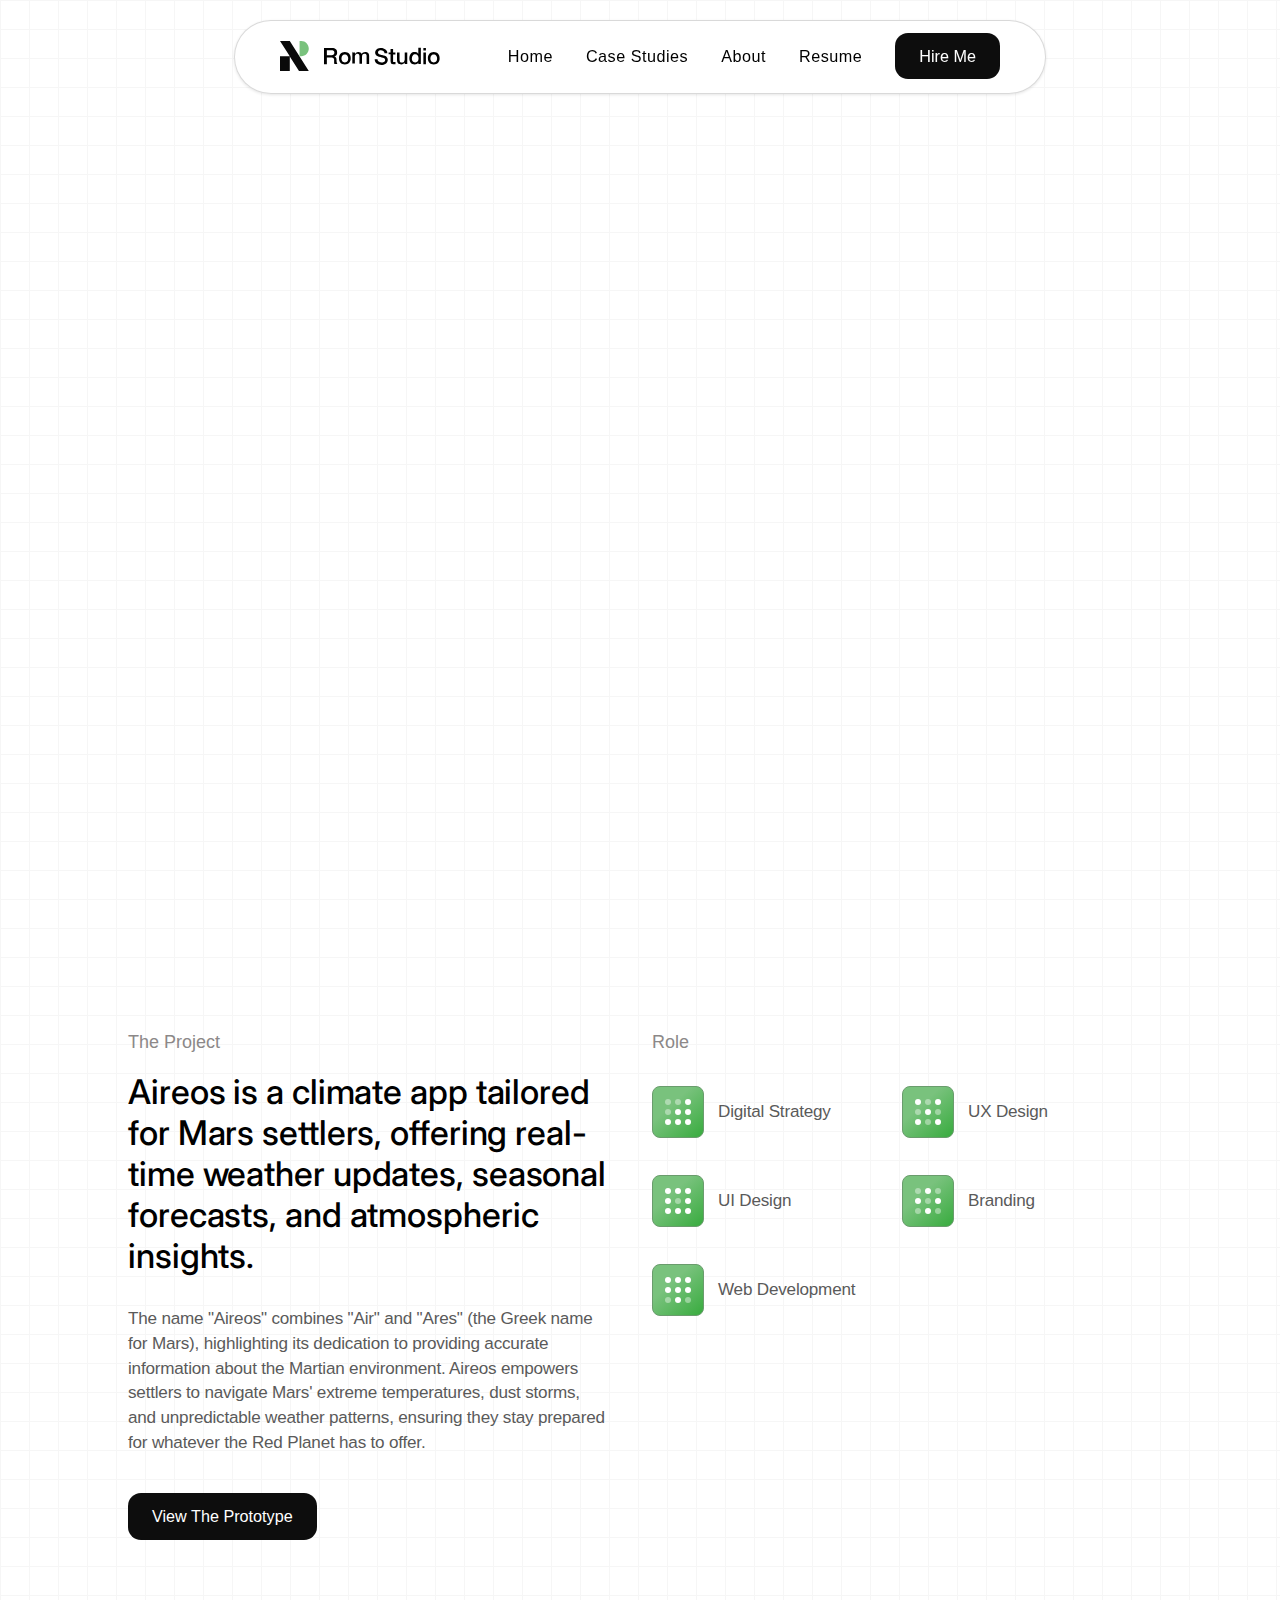
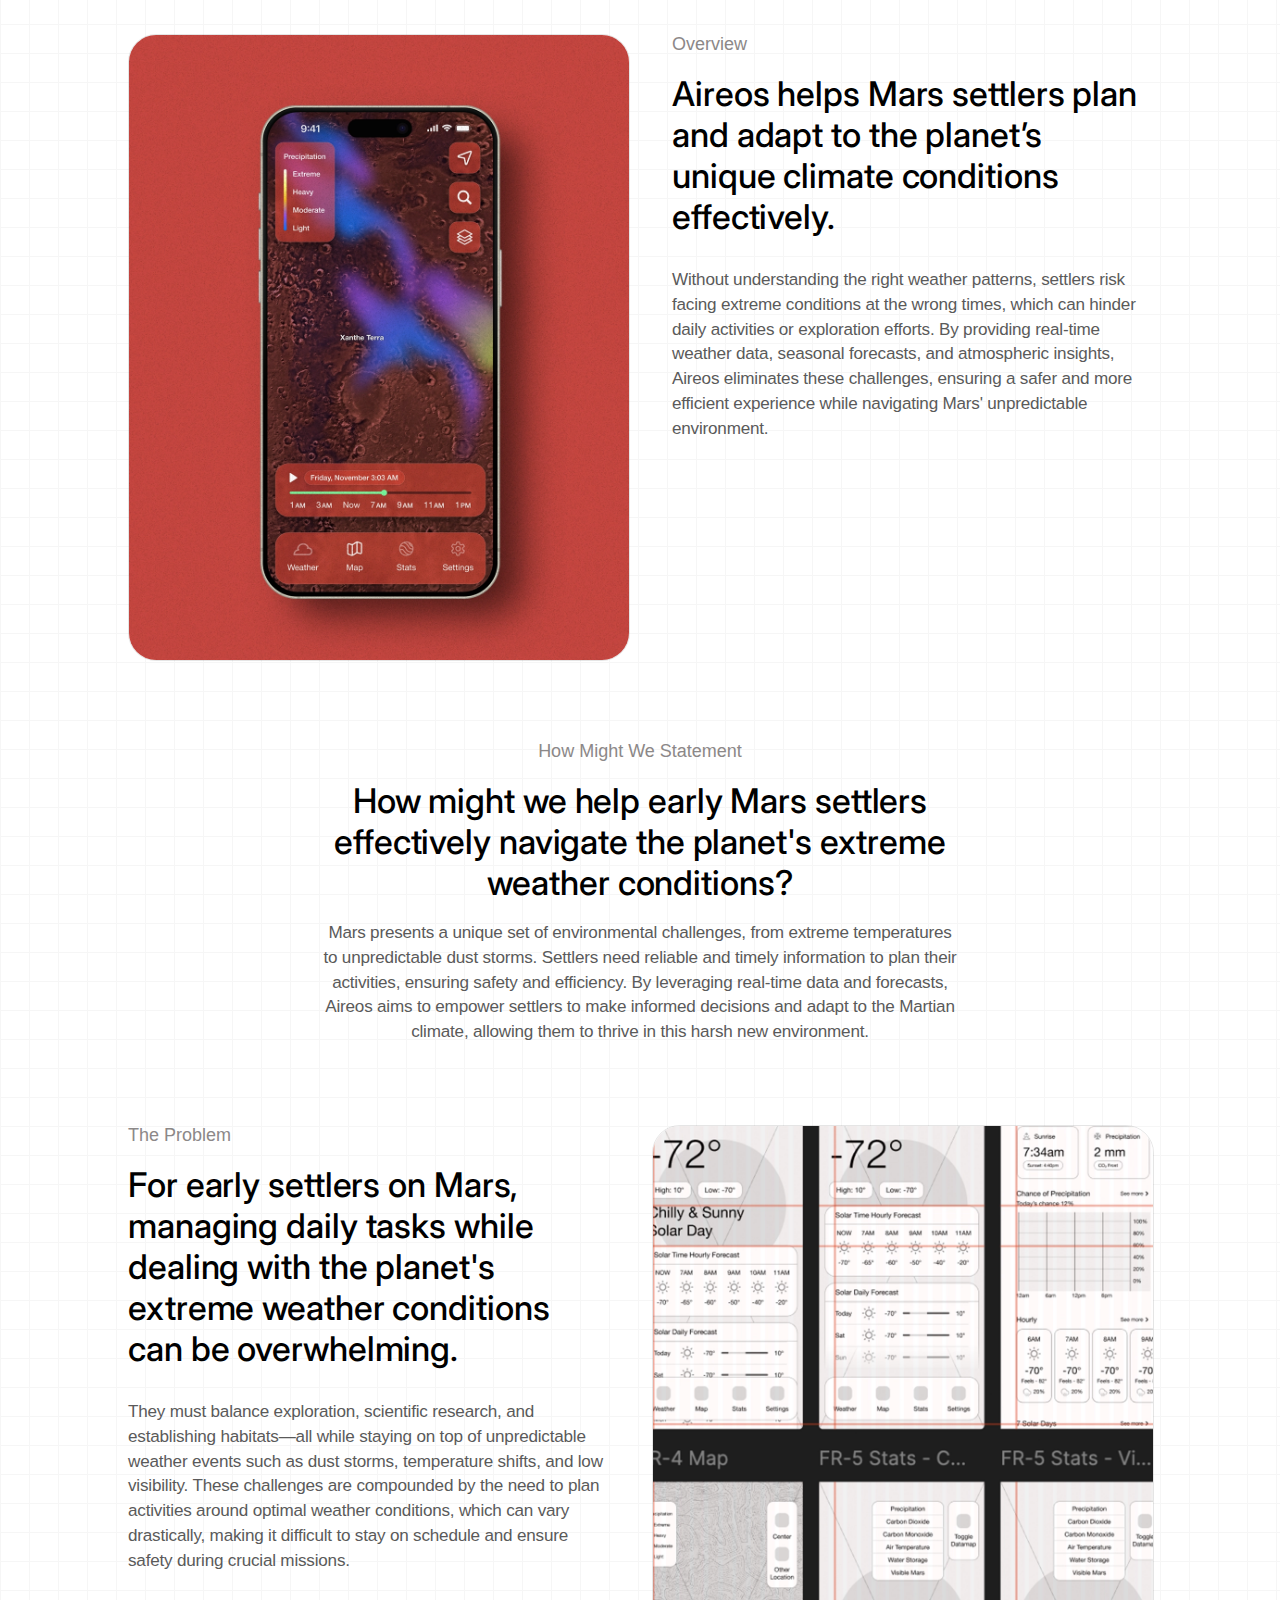
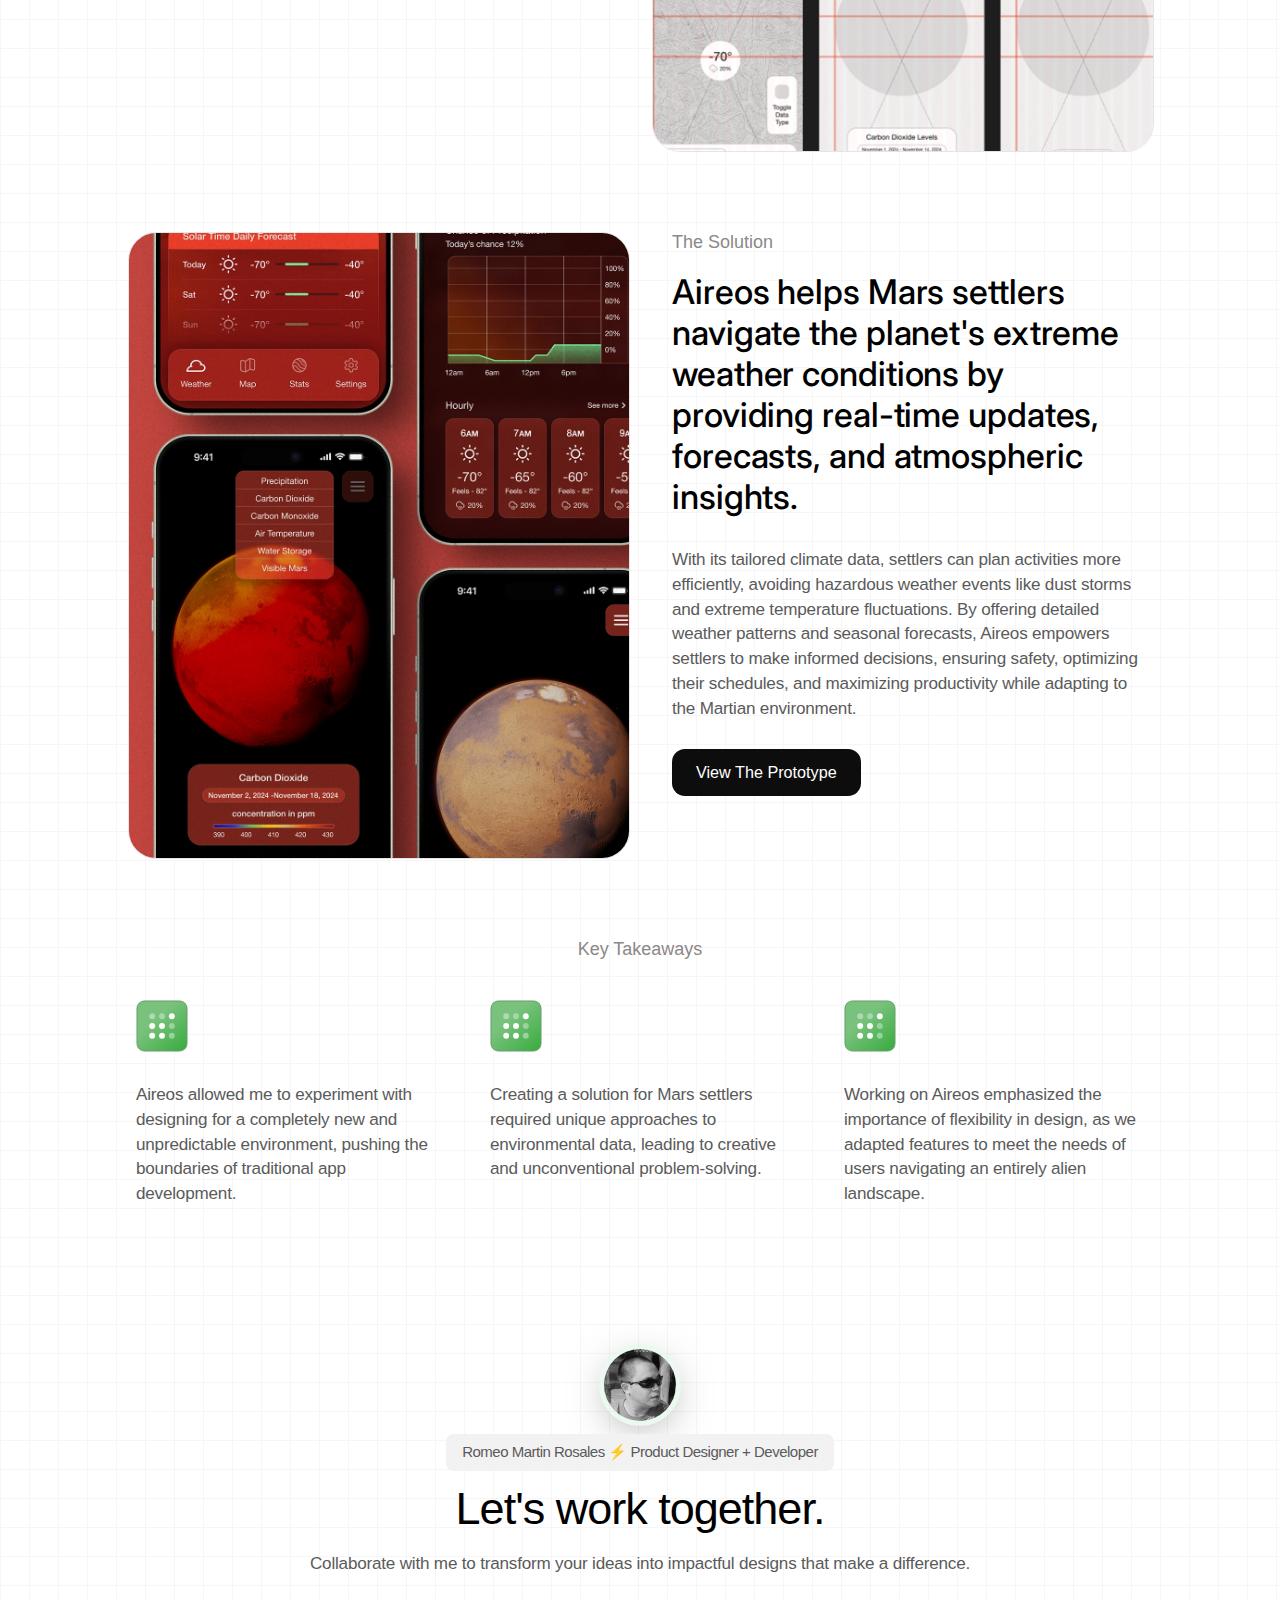
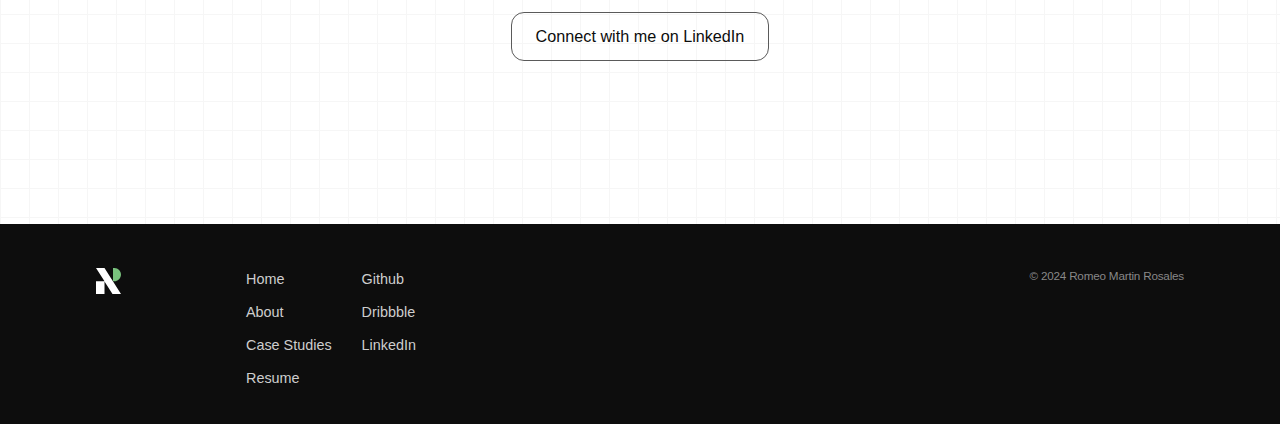
<file: cs-grid-aireos.html>
<!DOCTYPE html>
<html lang="en">

<head>
    <meta charset="UTF-8">
    <meta name="viewport" content="width=device-width, initial-scale=1.0">
    <title>Romeo Martin Rosales - Portfolio</title>

    <link rel="preconnect" href="https://fonts.googleapis.com">
    <link rel="preconnect" href="https://fonts.gstatic.com" crossorigin>
    <link
        href="https://fonts.googleapis.com/css2?family=Inter:ital,opsz,wght@0,14..32,100..900;1,14..32,100..900&display=swap"
        rel="stylesheet">

    <link rel="stylesheet" href="./css/style.css">
    <link rel="stylesheet" href="./css/content-grid.css">
</head>

<body>

    <header id="header">
        <nav class="nav-wrapper">
            <div class="nav-container">
                <img src="./images/top-logo-v2.svg" alt="Rom Studio">
                <div class="main-nav" id="mainNav">
                    <ul class="nav-menu">
                        <li><a class="nav-link" href="./index.html">Home</a></li>
                        <li><a class="nav-link" href="./index.html#section2">Case Studies</a></li>
                        <li><a class="nav-link" href="./index.html#section3">About</a></li>
                        <li><a class="nav-link"
                                href="https://docs.google.com/document/d/1KqaQEuG12TvkFZHHofGy-mMIVG_9bF7fMXY-jlOoIog/edit?usp=sharing"
                                target="_blank">Resume</a></li>
                        <li><a class="hero-nav-link" href="https://www.linkedin.com/in/takierosales"
                                target="_blank">Hire Me</a></li>
                    </ul>
                    <div class="hamburger">
                        <span class="bar"></span>
                        <span class="bar"></span>
                        <!-- <span class="bar"></span> -->
                    </div>

                </div>
            </div>
        </nav>
    </header>

    <main>
        <!-- intro -->
        <section class="banner-wrapper">
            <div class="project-title-container">
                <div class="banner-block">
                    <p class="highlight">UI / UX Design ⚡ 2 Months</p>
                    <h1><span id="typewriter"></span>
                    </h1>
                </div>
            </div>
        </section>

        <!-- hero banner -->
        <section class="project-hero-banner-wrapper">
            <div class="project-hero-banner">
                <img src="./images/cs_Aireos_hero_wide.webp" alt="">
            </div>
            <div class="tech-icon-set-wrapper-inner ">
                <div class="tech-icon">
                    <img src="./images/tech icons/figma-ico.svg" alt="">
                </div>
                <div class="tech-icon">
                    <img src="./images/tech icons/ps-ico.svg" alt="">
                </div>
                <div class="tech-icon">
                    <img src="./images/tech icons/ai-ico.svg" alt="">
                </div>
                <div class="tech-icon">
                    <img src="./images/tech icons/ae-ico.svg" alt="">
                </div>
                <!-- <div class="tech-icon">
                    <img src="./images/tech icons/github-ico.svg" alt="">
                </div>
                <div class="tech-icon">
                    <img src="./images/tech icons/html-ico.svg" alt="">
                </div>
                <div class="tech-icon">
                    <img src="./images/tech icons/css-ico.svg" alt="">
                </div>
                <div class="tech-icon">
                    <img src="./images/tech icons/js-ico.svg" alt="">
                </div>
                <div class="tech-icon">
                    <img src="./images/tech icons/react-ico.svg" alt="">
                </div>
                <div class="tech-icon">
                    <img src="./images/tech icons/angular-ico.svg" alt="">
                </div>
                <div class="tech-icon">
                    <img src="./images/tech icons/mysql-ico.svg" alt="">
                </div>
                <div class="tech-icon">
                    <img src="./images/tech icons/slack-ico.svg" alt="">
                </div> -->
                <div class="tech-icon">
                    <img src="./images/tech icons/miro-ico.svg" alt="">
                </div>
                <div class="tech-icon">
                    <img src="./images/tech icons/chatgpt-ico.svg" alt="">
                </div>
                <!-- <div class="tech-icon">
                    <img src="./images/tech icons/ms-ico.svg" alt="">
                </div> -->
            </div>
        </section>

        <section class="project-about-wrapper">
            <div class="parent">
                <div class="top-content-L">
                    <div class="block-intro">
                        <h4 class="section-title">The Project</h4>
                        <h2>Aireos is a climate app tailored for Mars settlers, offering real-time weather updates, seasonal forecasts, and atmospheric insights.</h2>
                    </div>
                </div>
                <div class="mid-content-L">
                    <div class="block-intro">
                        <p>The name "Aireos" combines "Air" and "Ares" (the Greek name for Mars), highlighting its dedication to providing accurate information about the Martian environment. Aireos empowers settlers to navigate Mars' extreme temperatures, dust storms, and unpredictable weather patterns, ensuring they stay prepared for whatever the Red Planet has to offer.
                        </p>
                    </div>
                    <div class="about-cta-set-wrapper">
                        <a class="hero-cta" href="https://www.figma.com/proto/4I3thwrjvOpbjW5gRo7c0Y/Aerios-App-Wireframes---Prototype?page-id=55%3A10674&node-id=55-15495&viewport=-710%2C-283%2C0.5&t=pYeMkgnFn2i9viod-1&scaling=scale-down&content-scaling=fixed&starting-point-node-id=55%3A15495"
                            target="_blank">View The Prototype</a>
                    </div>
                </div>
                <!-- <div class="bottom-content-L">
                </div> -->
                <div class="big-content-R">
                    <div class="block-intro">
                        <h4 class="section-title">Role</h4>
                    </div>
                    <div class="skills-wrapper">
                        <div class="skill-item">
                            <img src="./images/digital-strategy-ico.svg" alt="">
                            <p>Digital Strategy</p>
                        </div>
                        <div class="skill-item">
                            <img src="./images/ux-design-ico.svg" alt="">
                            <p>UX Design</p>
                        </div>
                        <div class="skill-item">
                            <img src="./images/ui-design-ico.svg" alt="">
                            <p>UI Design</p>
                        </div>
                        <div class="skill-item">
                            <img src="./images/branding-ico.svg" alt="">
                            <p>Branding</p>
                        </div>
                        <div class="skill-item">
                            <img src="./images/web-development-ico.svg" alt="">
                            <p>Web Development</p>
                        </div>
                    </div>
                </div>
            </div>
        </section>

        <section class="project-about-wrapper">
            <div class="parent">
                <div class="big-content-L">
                    <div class="project-photo">
                        <img src="./images/cs_Aireos_banner_1.webp" alt="">
                    </div>
                </div>
                <div class="top-content-R">
                    <div class="block-intro">
                        <h4 class="section-title">Overview</h4>
                        <h2>Aireos helps Mars settlers plan and adapt to the planet’s unique climate conditions effectively.</h2>
                    </div>
                </div>
                <div class="mid-content-R">
                    <div class="block-intro">
                        <p>Without understanding the right weather patterns, settlers risk facing extreme conditions at the wrong times, which can hinder daily activities or exploration efforts.

                            By providing real-time weather data, seasonal forecasts, and atmospheric insights, Aireos eliminates these challenges, ensuring a safer and more efficient experience while navigating Mars' unpredictable environment.</p>
                    </div>
                    <!-- <div class="about-cta-set-wrapper">
                        <a class="hero-cta" href="https://www.figma.com/proto/frMQB0OkZnzwRPAOex05VF?node-id=2493:28941"
                            target="_blank">View The Prototype</a>
                    </div> -->
                </div>
                <!-- <div class="bottom-content-R">
                    <div class="project-quote-block">
                        <h3>“I went to Bali for a sunset shot, but it was too crowded. I'll need to return at dawn for
                            the
                            perfect shot.”</h3>
                        <div class="client">
                            <div class="client-thumbnail">
                                <img src="./images/client-photo-1.webp" alt="">
                            </div>
                            <p>Jesse Trudeau <br> <span class="company">Landscape Photographer</span></p>
                        </div>
                    </div>
                </div> -->
            </div>
        </section>

        <!-- How might we block -->
        <section class="project-about-wrapper">
            <div class="project-about-block" id="solution-block">
                <div class="block-intro">
                    <h4 class="section-title">How Might We Statement</h4>
                    <h2>How might we help early Mars settlers effectively navigate the planet's extreme weather conditions?</h2>
                    <p>Mars presents a unique set of environmental challenges, from extreme temperatures to unpredictable dust storms. Settlers need reliable and timely information to plan their activities, ensuring safety and efficiency. By leveraging real-time data and forecasts, Aireos aims to empower settlers to make informed decisions and adapt to the Martian climate, allowing them to thrive in this harsh new environment. </p>
                </div>
            </div>
        </section>

        <section class="project-about-wrapper">
            <div class="parent">
                <div class="top-content-L">
                    <div class="block-intro">
                        <h4 class="section-title">The Problem</h4>
                        <h2>For early settlers on Mars, managing daily tasks while dealing with the planet's extreme weather conditions can be overwhelming.</h2>
                    </div>
                </div>
                <div class="mid-content-L">
                    <div class="block-intro">
                        <p>They must balance exploration, scientific research, and establishing habitats—all while staying on top of unpredictable weather events such as dust storms, temperature shifts, and low visibility. These challenges are compounded by the need to plan activities around optimal weather conditions, which can vary drastically, making it difficult to stay on schedule and ensure safety during crucial missions.</p>
                    </div>
                    <!-- <div class="about-cta-set-wrapper">
                        <a class="hero-cta" href="https://www.figma.com/proto/frMQB0OkZnzwRPAOex05VF?node-id=2493:28941"
                            target="_blank">View The Prototype</a>
                    </div> -->
                </div>
                <!-- <div class="bottom-content-L">
                    <div class="project-quote-block">
                        <h3>“I went to Bali for a sunset shot, but it was too crowded. I'll need to return at dawn for
                            the
                            perfect shot.”</h3>
                        <div class="client">
                            <div class="client-thumbnail">
                                <img src="./images/client-photo-1.webp" alt="">
                            </div>
                            <p>Jesse Trudeau <br> <span class="company">Landscape Photographer</span></p>
                        </div>
                    </div>
                </div> -->
                <div class="big-content-R">
                    <div class="project-photo">
                        <img src="./images/cs_Aireos_banner_2.webp" alt="">
                    </div>
                </div>
            </div>
        </section>

        <section class="project-about-wrapper">
            <div class="parent">
                <div class="big-content-L">
                    <div class="project-photo">
                        <img src="./images/cs_Aireos_banner_3.webp" alt="">
                    </div>
                </div>
                <div class="top-content-R">
                    <div class="block-intro">
                        <h4 class="section-title">The Solution</h4>
                        <h2>Aireos helps Mars settlers navigate the planet's extreme weather conditions by providing real-time updates, forecasts, and atmospheric insights.</h2>
                    </div>
                </div>
                <div class="mid-content-R">
                    <div class="block-intro">
                        <p>With its tailored climate data, settlers can plan activities more efficiently, avoiding hazardous weather events like dust storms and extreme temperature fluctuations. By offering detailed weather patterns and seasonal forecasts, Aireos empowers settlers to make informed decisions, ensuring safety, optimizing their schedules, and maximizing productivity while adapting to the Martian environment.</p>
                    </div>
                    <div class="about-cta-set-wrapper">
                        <a class="hero-cta" href="https://www.figma.com/proto/4I3thwrjvOpbjW5gRo7c0Y/Aerios-App-Wireframes---Prototype?page-id=55%3A10674&node-id=55-15495&viewport=-710%2C-283%2C0.5&t=pYeMkgnFn2i9viod-1&scaling=scale-down&content-scaling=fixed&starting-point-node-id=55%3A15495"
                            target="_blank">View The Prototype</a>
                    </div>
                </div>
                <!-- <div class="bottom-content-R">
                </div> -->
            </div>
        </section>

        <section>
            <div class="takeaways-block">
                <h4 class="section-title">Key Takeaways</h4>
                <div class="takeaways-container">
                    <div class="takeaway-item">
                        <img src="./images/takeaway-ico.svg" alt="">
                        <p>Aireos allowed me to experiment with designing for a completely new and unpredictable environment, pushing the boundaries of traditional app development.</p>
                    </div>
                    <div class="takeaway-item">
                        <img src="./images/takeaway-ico.svg" alt="">
                        <p>Creating a solution for Mars settlers required unique approaches to environmental data, leading to creative and unconventional problem-solving.</p>
                    </div>
                    <div class="takeaway-item">
                        <img src="./images/takeaway-ico.svg" alt="">
                        <p>Working on Aireos emphasized the importance of flexibility in design, as we adapted features to meet the needs of users navigating an entirely alien landscape.</p>
                    </div>
                </div>
            </div>
        </section>


        <section class="banner-wrapper" id="sectionHire">
            <div class="bottom-CTA-container">
                <div class="banner-block">
                    <div class="hero-mini-photo">
                        <img src="./images/hero-mini-photo.webp" alt="">
                    </div>
                    <p class="highlight">Romeo Martin Rosales ⚡ Product Designer + Developer</p>
                    <h1>Let's work together.
                    </h1>
                    <p>Collaborate with me to transform your ideas into impactful designs that make a difference.</p>
                    <div class="cta-set-wrapper">
                        <!-- <a class="hero-cta" href="#">Let's Work Together</a> -->
                        <a class="cta" id="linkedin-cta" href="https://www.linkedin.com/in/takierosales"
                            target="_blank">Connect with me on LinkedIn</a>
                    </div>
                </div>
            </div>
        </section>
    </main>
    <footer class="footer">
        <div class="footer-wrapper">
            <div class="footer-items-left">
                <img src="./images/footer-logo-ico.svg" alt="">
                <div class="footer-links">
                    <ul>
                        <li><a href="./index.html">Home</a></li>
                        <li><a href="./index.html#section3">About</a></li>
                        <li><a href="./index.html#section2">Case Studies</a></li>
                        <li><a href="https://docs.google.com/document/d/1KqaQEuG12TvkFZHHofGy-mMIVG_9bF7fMXY-jlOoIog/edit?usp=sharing"
                                target="_blank">Resume</a></li>
                    </ul>
                    <ul>
                        <li><a href="https://github.com/rmrosales" target="_blank">Github</a></li>
                        <li><a href="https://dribbble.com/takierosales" target="_blank">Dribbble</a></li>
                        <li><a href="https://www.linkedin.com/in/takierosales/" target="_blank">LinkedIn</a></li>
                    </ul>
                </div>
            </div>
            <div class="footer-items-right">
                <p class="copyright">© 2024 Romeo Martin Rosales</p>
            </div>
        </div>
    </footer>



    <script>
        //text typewriter effect
        var i = 0;
        var txt = 'Aireos';
        var speed = 200;

        function typeWriter() {
            if (i < txt.length) {
                document.getElementById("typewriter").innerHTML += txt.charAt(i);
                i++;
                setTimeout(typeWriter, speed);
            }
        }

        // Trigger typewriter effect on page load
        window.onload = typeWriter;</script>

    <script src="js/script-inner.js"></script>

</body>

</html>
</file>
<file: css/style.css>
.tech-icon {
    display: flex;
    height: 40px;
    width: 40px;
    background-color: rgb(255, 255, 255);
    border-radius: 7px;
    box-shadow: 0 1px 3px 0 rgba(0, 0, 0, 0.1);
}

.tech-icon-set-wrapper {
    display: flex;
    flex-direction: row;
    align-items: flex-start;
    gap: 22px;
    margin:auto;
    margin-top: 60px;
    padding: 20px;
    flex-wrap: wrap;
    align-items: center;
    justify-content: center;
    border: 1px solid rgba(0, 0, 0, .1);
    background-color: rgba(255, 255, 255, 0.5);
    border-radius: 20px;
    box-shadow: rgba(0, 0, 0, .1) 0px 10px 35px -15px;
    backdrop-filter: blur(2px);
}

.tech-icon-set-wrapper-inner {
    display: flex;
    flex-direction: row;
    align-items: flex-start;
    gap: 22px;
    margin:auto;
    margin-top: 0px;
    padding: 20px;
    flex-wrap: wrap;
    align-items: center;
    justify-content: center;
    border: 1px solid rgba(0, 0, 0, .1);
    background-color: rgba(255, 255, 255, 0.5);
    border-radius: 20px;
    box-shadow: rgba(0, 0, 0, .1) 0px 10px 35px -15px;
    backdrop-filter: blur(2px);
    flex-wrap: wrap;
}


/* active nav links per section */
.nav-link.active {
    color: var(--accent-color-1);
}

@keyframes moveBackground {
    0% {
        transform: translate(0, 0);
    }

    25% {
        transform: translate(50px, -80px);
    }

    50% {
        transform: translate(-30px, 130px);
    }

    75% {
        transform: translate(90px, -50px);
    }

    100% {
        transform: translate(120px, 20px);
    }
}

.animated-icons {
    opacity: 0;
    /* Initially hidden */
    position: absolute;
    z-index: -5;
    top: 0;
    height: 50px;
    /* control the size */
    width: 50px;
    border-radius: 25px;
    border: 1px solid rgba(0, 0, 0, .1);
    /* aspect-ratio: 0.56; */
    /* clip-path: polygon(100% 0, 23% 46%, 46% 44%, 15% 69%, 38% 67%, 0 100%, 76% 57%, 53% 58%, 88% 33%, 60% 37%); */
    background: rgba(255, 255, 255, .1);
    backdrop-filter: blur(2px);
    box-shadow: rgba(0, 0, 0, .6) 0px 10px 35px -15px;
    transition: transform 4s ease-in-out, rotate 6s linear, opacity 3s ease-in-out;
    /* Add opacity transition */
    /* animation: moveBackground 5s infinite alternate ease-in-out; */

}


:root {
    /* Color Scheme */
    --primary-color: #ffffff;
    --accent-color-1: #34af44;
    --accent-color-2: #8C8888;
    --accent-color-3: #aba1a1;
    --accent-color-4: #5a5a5a;
    --accent-color-5: #0D0D0D;
    --accent-color-6: #c4c4c4;
    --accent-color-7: #eeeeee;
    --accent-gradient-1: linear-gradient(0deg, #0D0d0d 100%, #0D0d0d 100%);
    --accent-gradient-2: linear-gradient(138deg, #69aa6d 36.39%, #32a838 93.26%);
    --navigation-color: #171717;
    --text-color-primary: #0A0A0A;
    --text-color-content: #0D0D0D;
    --text-color-grey: #8C8888;
    --card-color: #242424;
    --background-color: #FFF;
    --header-background: #2b2b2b;
    --footer-background: #e4e4e4;
    --footer-text-color: #7a7d89;
    --footer-text-hover: #8f93a2;
    /* Typography */
    --font-family: Helvetica, "Inter", Arial, sans-serif;
    --font-size-base: 18px;
    --font-size-heading: 24px;
    --font-weight-light: 300;
    --font-weight-med-light: 400;
    --font-weight-regular: 500;
    --font-weight-bold: 900;
    /* Spacing & layout */
    --spacing-unit: 18px;
    /* Transitions */
    --transition-duration: .5s;
    --scale: 1;
    --scale-hover: 1.02;
}

@font-face {
    font-family: "Gesit-Regular";
    src:
        url("/fonts/Geist-Regular.ttf") format("truetype")
}

/* ---Fade in animate--- */

@keyframes fadeInUp {
    from {
        opacity: 0;
        transform: translateY(40px);
    }

    to {
        opacity: 1;
        transform: translateY(0);
    }
}

.fade-in {
    animation: fadeInUp 1s ease forwards;
    opacity: 0;
    /* Ensure it starts hidden */
}

html {
    scroll-behavior: smooth;
    transition: 1s;
}

body {
    /* Global settings */
    background-image: url(../images/grid.svg);
    cursor: url(../images/cursor.svg), auto;
    font-family: var(--font-family);
    font-size: var(--font-size-base);
    color: var(--text-color);
    margin: 0;
    padding: 0;
}

ul {
    padding-inline-start: 0;
}

p {
    font-size: .95em;
    color: #5a5a5a;
    font-weight: var(--font-weight-med-light);
    line-height: 1.45em;
    /* 129.412% */
    letter-spacing: -.2px;
}

/* --Navigation-- */

/* make header sticky */
/* header {
    position: sticky;
    top: 0;
    background-color: rgba(255, 255, 255, 0.55);
    backdrop-filter: blur(12px);
    z-index: 999;
    box-shadow: 0 1px 2px 0 rgba(0, 0, 0, 0.1);
} */

header {
    position: sticky;
    top: 20px;
    margin: auto;
    width: 810px;
    height: 72px;
    border: 1px solid rgba(0, 0, 0, .15);
    border-radius: 100px;
    background-color: rgba(255, 255, 255, 0.55);
    backdrop-filter: blur(12px);
    z-index: 999;
    box-shadow: 0 1px 3px 0 rgba(0, 0, 0, 0.1);
    /* overflow: hidden; */
}


.nav-wrapper {
    height: 72px;
    /* background-color: #2b2b2b; */
    /* display: flex;
    width: 100%;
    height: 80px;
    padding: 24px 65px 0px 65px;
    justify-content: space-between;
    align-items: center; */
}

.nav-container {
    /* background-color: #7a7d89; */
    padding: 0;
    display: flex;
    flex-wrap: wrap;
    justify-content: space-between;
    align-items: center;
    height: 70px;
    width: 720px;
    margin: auto;
}

.nav-container ul li {
    display: inline;
}

.nav-container img {
    height: 30px;
    width: auto;
}

.nav-link {
    color: var(--text-color);
    font-size: .9em;
    margin-left: 28px;
    text-decoration: none;
    letter-spacing: .5px;
}

.nav-link:hover {
    color: var(--accent-color-4);
    transition: var(--transition-duration);
}

.hero-nav-link {
    font-size: .9em;
    color: var(--primary-color);
    margin-left: 28px;
    text-decoration: none;
    padding: 14px 24px;
    border-radius: 13px;
    background: var(--accent-color-5);
}

.hero-cta {
    font-size: .9em;
    color: var(--primary-color);
    text-decoration: none;
    padding: 14px 24px;
    border-radius: 13px;
    background: var(--accent-color-5);
    margin: auto;
}

.cta {
    font-size: .9em;
    color: var(--text-color-content);
    text-decoration: none;
    padding: 14px 24px;
    border-radius: 13px;
    border: 1px solid var(--accent-color-4);
    margin: auto;
}

.hero-nav-link:hover,
.hero-cta:hover {
    background: var(--accent-gradient-2);
    /* transition: var(--transition-duration); */
}

.cta:hover {
    background: var(--accent-color-7);
    transition: var(--transition-duration);
}

.hamburger {
    display: none;
}

.bar {
    display: block;
    width: 27px;
    height: 2px;
    margin: 10px auto;
    /* before 5px */
    -webkit-transition: all 0.3s ease-in-out;
    transition: all 0.3s ease-in-out;
    background-color: #0A0A0A;
}

/* --Banner-- */

.banner-wrapper {
    /* background-color: #adadad; */
    z-index: -2;
}

.banner-container {
    position: relative;
    /* background-color: #adadad; */
    padding: 80px 0 120px 0;
    /* display: flex;
    flex-wrap: wrap; */
    justify-content: space-between;
    align-items: center;
    height: 40vh;
    width: 90vw;
    margin: auto;
    margin-bottom: 14px;
}

.hero-mini-photo {
    animation: MoveUpDown 1.5s linear infinite;
    height: 72px;
    width: 72px;
    margin-bottom: 8px;
    border-radius: 100px;
    border: 5px solid rgba(190, 236, 204, 0.3);
    box-shadow: rgba(0, 0, 0, .5) 0px 10px 45px -15px;
}

@keyframes MoveUpDown {

    0%,
    100% {
        transform: translateY(0px);
    }

    50% {
        transform: translateY(-12px);
    }
}

.hero-mini-photo img {
    width: 100%;
    height: auto;
    border-radius: 100px;
}

.banner-block {
    display: flex;
    text-align: center;
    height: 300px;
    flex-direction: column;
    align-items: center;
    margin: auto;
}


.highlight {
    border-radius: 8px;
    font-weight: var(--font-weight-med-light);
    font-size: 15px;
    letter-spacing: -.5px;
    background: #F3F2F3;
    padding: 7px 16px 8px 16px;
    margin: 0px 0px 12px 0px;
}

.banner-block h1 {
    font-size: 2.5em;
    font-style: normal;
    font-weight: 400;
    line-height: normal;
    letter-spacing: -1px;
    margin: 0;
}

.green-gradient {
    color: var(--accent-color-1);
}

.cta-set-wrapper {
    display: flex;
    flex-direction: row;
    align-items: flex-start;
    gap: 22px;
    margin-top: 18px;
}


/* --Projects Sect-- */

.projects-wrapper {
    /* background-color: #d3d3d3; */
    z-index: -2;
    display: flex;
    flex-direction: column;
    justify-content: center;
    padding: 150px 0 40px 0;
    gap: 44px;
}

#projects-section-title {
    margin: auto;
}

.projects-grid-container {
    /* background: #2b2b2b; */
    display: flex;
    justify-content: center;
    align-items: flex-start;
    align-content: flex-start;
    align-self: stretch;
    flex-wrap: wrap;
    width: 85vw;
    gap: 28px;
    column-gap: 44px;
    margin: auto;
}

.project-card {
    display: flex;
    flex-direction: column;
    justify-content: space-around;
    align-items: center;
    align-content: flex-start;
    gap: 10px;
    align-self: stretch;
    width: 310px;
    flex-wrap: wrap;
    /* margin-top: 24px; */
    margin-bottom: 24px;
    transition: var(--transition-duration);
}


.project-card img {
    background-color: var(--background-color);
    width: 100%;
    margin-bottom: 12px;
    height: auto;
    border-radius: 22px;
    transition: var(--transition-duration);
}

.project-card img:hover {
    opacity: .7;
}


.project-type {
    border-radius: 8px;
    color: var(--accent-color-2);
    font-weight: 400;
    font-size: .8em;
    letter-spacing: -.2px;
    /* background: #F3F2F3;
    padding: 7px 16px 8px 16px; */
    margin: 0;
}

.project-card a {
    margin: 0;
    color: var(--accent-color-5);
    text-decoration: none;
    font-size: 1.3em;
    font-weight: var(--font-weight-regular);
    transition: var(--transition-duration);
}

.project-card a:hover {
    color: var(--accent-color-1);
}




/* --About Sect-- */

.about-wrapper {
    /* background-color: #d3d3d3; */
    z-index: -2;
    display: flex;
    align-items: flex-start;
    flex-wrap: wrap;
    justify-content: center;
    padding: 170px 0 40px 0;
    gap: 24px;
}

.profile-photo {
    width: 26vw;
    height: auto;
}

.profile-photo img {
    width: 100%;
    height: auto;
    border-radius: 28px;
}

.about-block {
    display: flex;
    width: 42vw;
    flex-direction: column;
    align-items: flex-start;
    gap: 34px;
}


.block-intro {
    display: flex;
    flex-direction: column;
    align-items: flex-start;
    gap: 18px;
}

.section-title {
    color: var(--accent-color-2);
    font-weight: 500;
    margin: 0;
}

.block-intro h2 {
    margin: 0;
    font-family: Inter;
    font-size: 1.9em;
    font-style: normal;
    font-weight: 500;
    line-height: normal;
    letter-spacing: -0.1px;
    width: 100%;
}

.about-block p {
    margin: 0;
    width: 35vw;
}

/* --Skills Wrapper-- */

.skills-wrapper {
    display: flex;
    align-items: flex-start;
    align-content: flex-start;
    gap: 30px 20px;
    flex-wrap: wrap;
}

.skill-item {
    display: flex;
    width: 230px;
    align-items: center;
    gap: 14px;
}

.skill-item img {
    height: 52px;
    width: 52px;
}

.skill-item p {
    font-weight: 500;
}

.about-cta-set-wrapper {
    display: flex;
    flex-direction: row;
    align-items: flex-start;
    gap: 22px;
    margin: 0;
}

/* --Reviews Sect-- */

.reviews-section-container {
    /* background-color: #d3d3d3; */
    z-index: -2;
    display: flex;
    align-items: flex-start;
    flex-wrap: wrap;
    justify-content: center;
    padding: 40px 0 40px 0;
    gap: 24px;
}

.hero-review-block {
    background: #F3F2F3;
    display: flex;
    align-items: flex-start;
    width: 30vw;
    padding: 34px 34px;
    flex-direction: column;
    border-radius: 28px;
    gap: 22px;
    /* box-shadow: rgba(0, 0, 0, 0.2) 0px 10px 45px -15px; */
}

.project-quote-block {
    background: #F3F2F3;
    display: flex;
    align-items: flex-start;
    width: 100%;
    padding: 34px 34px;
    flex-direction: column;
    border-radius: 28px;
    gap: 22px;
    /* box-shadow: rgba(0, 0, 0, 0.2) 0px 10px 45px -15px; */
}

.hero-review-block h3,
.project-quote-block h3 {
    font-size: 1.05em;
    line-height: 1.35em;
    font-weight: 300;
    text-align: center;
    margin: 0;
}

strong {
    font-weight: 450;
}

.client {
    display: flex;
    align-items: center;
    gap: 14px;
    margin: auto;
}

.client p {
    font-size: smaller;
    font-weight: var(--font-weight-regular);
}

.company {
    font-weight: var(--font-weight-light);
}

.client-thumbnail {
    height: 54px;
    width: 54px;
}

.client-thumbnail img {
    height: 54px;
    width: 54px;
    border-radius: 40px;
    border: 1px solid rgba(10, 10, 10, .4);
    margin: auto;
}

/* --Bottom CTA Sect-- */

.bottom-CTA-container {
    /* background-color: #adadad; */
    padding: 120px 0;
    /* display: flex;
    flex-wrap: wrap; */
    justify-content: space-between;
    align-items: center;
    height: 40vh;
    width: 90vw;
    margin: auto;
}

/* --Footer Sect-- */

.footer {
    background: var(--accent-color-5);
    display: flex;
    height: auto;
    align-self: stretch;
    padding-bottom: 24px;
}

.footer-wrapper {
    display: flex;
    justify-content: space-between;
    align-items: flex-start;
    width: 85vw;
    margin: auto;
    margin-top: 44px;
}

.footer-items-left {
    display: flex;
    justify-content: space-between;
    align-items: flex-start;
    width: 25vw;
    gap: 14px;
}

.footer-links {
    display: flex;
    justify-content: space-between;
    align-items: flex-start;
    width: 170px;
}

.footer-items-right {
    display: flex;
    justify-content: space-between;
    align-items: flex-start;
    width: auto;
}

.footer-wrapper ul {
    margin: 0;
}

.footer-wrapper ul li {
    display: block;
    margin-bottom: 12px;
    text-decoration: none;
}

.footer-wrapper li a {
    font-size: .8em;
    color: #CECECE;
    font-weight: 300;
    text-decoration: none;
}

.copyright {
    color: #888888;
    font-size: .65em;
    text-align: right;
    font-weight: 300;
    text-decoration: none;
    margin: 0;
}

/* --Project Page Styling-- */

/* --Title Section-- */

.project-title-container {
    /* background-color: #dfdfdf; */
    padding: 70px 0 70px 0;
    /* display: flex;
    flex-wrap: wrap; */
    justify-content: space-between;
    align-items: center;
    height: 10vh;
    width: 90vw;
    margin: auto;
}

/* --Hero Banner Section-- */

.project-hero-banner-wrapper {
    /* background-color: #d3d3d3; */
    z-index: -2;
    display: flex;
    flex-direction: column;
    justify-content: center;
    padding: 0 0 60px 0;
    gap: 44px;
    margin: 0;
}

.project-hero-banner {
    display: flex;
    width: 85vw;
    justify-content: center;
    align-items: center;
    margin: auto;
}

.project-hero-banner img {
    width: auto;
    height: 540px;
    margin: auto;
    border-radius: 28px;
    border: 1px solid rgba(0, 0, 0, .1);
}

/* --Project About Intro Section-- */

.project-about-wrapper {
    /* background-color: #d3d3d3; */
    z-index: -2;
    display: flex;
    align-items: flex-start;
    justify-content: center;
    flex-wrap: wrap;
    padding: 0 0 80px 0;
    gap: 44px;
}

.project-about-block {
    display: flex;
    width: 30vw;
    flex-direction: column;
    align-items: flex-start;
    gap: 34px;
}

.project-quote-block {
    background: #F3F2F3;
    display: flex;
    align-items: flex-start;
    width: 24vw;
    padding: 34px 34px;
    flex-direction: column;
    border-radius: 28px;
    gap: 22px;
    /* box-shadow: rgba(0, 0, 0, 0.2) 0px 10px 45px -15px; */
}

.project-photo {
    /* width: 30vw; */
    height: auto;
    display: flex;
}

.project-photo img {
    width: 100%;
    height: auto;
    border-radius: 28px;
    border: 1px solid rgba(0, 0, 0, .1);
}

#solution-block {
    /* background-color: #dfdfdf; */
    text-align: center;
    width: 50vw;
}

#solution-block h4,
#solution-block h2,
#solution-block p {
    margin: auto;
    width: 100%;
}

.takeaways-block {
    display: flex;
    align-items: flex-start;
    flex-direction: column;
    justify-content: center;
    text-align: center;
    width: 85vw;
    margin: auto;
}

.takeaways-block h4 {
    margin: auto;
}

.takeaways-container {
    display: flex;
    align-items: flex-start;
    align-content: flex-start;
    gap: 54px;
    flex-wrap: wrap;
    padding-top: 40px;
    margin: auto;
}

.takeaway-item {
    text-align: left;
    width: 300px;
    display: flex;
    flex-direction: column;
    align-items: flex-start;
    gap: 14px;
}

.takeaway-item img {
    height: 52px;
    width: 52px;
}

.takeaway-item p {
    font-weight: 500;
}
















/* --Media Queries-- */
@media only screen and (max-width: 1700px) {

    /* .about-block,
    .block-intro,
    .project-about-block {
        display: flex;
        width: 100vw;
        margin: auto;
        flex-direction: column;
        align-items: flex-start;
        justify-content: center;
        padding: 0 12vw 0 12vw;
        gap: 44px;
    } */

}




@media only screen and (max-width: 936px) {

    header {
        position: sticky;
        width: 100vw;
        top: 0;
        border: 0;
        border-radius: 0;
        background-color: rgba(255, 255, 255, 0.55);
        backdrop-filter: blur(12px);
        z-index: 999;
        box-shadow: 0 1px 2px 0 rgba(0, 0, 0, 0.1);
    }

    .nav-container {
        width: 80vw;
    }

    .nav-container ul li {
        display: block;
    }

    /* .nav-menu {
        top: 8vh;
        background-color: #FFF;
        position: absolute;
        padding-left: 8vw;
        left: -200%;
        width: 92vw;
        height: 90vh;
        text-align: left;
    } old one */

    .nav-menu {
        top: 5.3vh;
        /* background-color: #FFF; */
        background-color: rgba(255, 255, 255, 0.95);
        /* backdrop-filter: blur(22px); */
        position: absolute;
        padding-left: 8vw;
        left: -200%;
        width: 92vw;
        height: 100vh;
        text-align: left;
    }

    .nav-menu li {
        margin-top: 24px;
    }

    .nav-menu.active li a {
        margin: 0;
    }

    .nav-menu.active {
        left: 0;
        display: block;
        transition: 0.3s;
    }

    .hamburger {
        display: block;
        cursor: pointer;
    }

    .hamburger.active .bar:nth-child(1) {
        transform: translateY(8px) rotate(45deg);
    }

    .hamburger.active .bar:nth-child(2) {
        transform: translateY(-4px) rotate(-45deg);
        /* before child(3) */
    }

    .hero-nav-link,
    .nav-link {
        color: var(--text-color);
        font-size: 2em;
        font-weight: 400;
        letter-spacing: -.2px;
        text-decoration: none;
        padding: 0;
        border-radius: 0;
        background: none;
    }

    .hero-nav-link {
        color: var(--accent-color-1);
    }

    .hero-nav-link:hover {
        color: var(--accent-color-4);
        background: none;
        transition: var(--transition-duration);
    }

    .nav-container img {
        height: 26px;
        width: auto;
    }

    /* --Typography Fixes-- */

    .banner-block h1 {
        font-size: 1.9em;
    }

    p,
    a {
        font-size: smaller;
        font-weight: 400;
    }

    .highlight {
        font-size: 11px;
    }

    .cta-set-wrapper {
        gap: 14px;
    }


    .banner-container {
        /* background-color: #adadad; */
        padding: 60px 0 30px 0;
        height: 90vh;
    }

    /* --About Section Fixes-- */

    .about-wrapper {
        /* background-color: #d3d3d3; */
        flex-direction: column;
        padding: 80px 0 40px 0;
        gap: 54px;
    }

    .project-about-wrapper {
        /* background-color: #c54141; */
        flex-direction: column;
        padding: 0 0 40px 0;
        gap: 54px;
    }

    .block-intro,
    .about-wrapper h4,
    .project-about-wrapper h4,
    .about-wrapper p,
    .about-wrapper h2,
    .project-about-block p,
    .project-about-block h2 {
        text-align: center;
        margin: auto;
    }

    .profile-photo {
        width: 85vw;
        height: auto;
        margin: auto;
    }

    .about-block,
    .project-about-block {
        display: flex;
        width: 80vw;
        margin: auto;
        flex-direction: column;
        align-items: flex-start;
        justify-content: center;
        padding: 0 8vw 0 8vw;
        gap: 44px;
    }

    .about-block h2,
    .block-intro h2,
    .project-about-block h2 {
        font-size: 1.5em;
        width: 100%;
    }

    .about-block p,
    .project-about-block p {
        margin: 0;
        width: 100%;
    }

    .skills-wrapper {
        justify-content: center;
    }

    .skill-item {
        flex-direction: column;
        justify-content: center;
        width: 30vw;
        gap: 14px;
        margin: 0;
    }

    .skill-item img {
        height: 52px;
        width: 52px;
    }

    .skill-item p {
        margin: 0;
        text-align: center;
    }

    .about-cta-set-wrapper {
        margin: auto;
    }

    /* --Reviews Section-- */

    .reviews-section-container {
        gap: 44px;
    }

    .hero-review-block {
        width: 68vw;
    }

    .hero-review-block h3 {
        font-size: 1.05em;
        font-weight: 400;
    }

    .client {
        flex-direction: column;
        gap: 0px;
    }

    .client p {
        text-align: center;
    }

    /* --Footer Section-- */
    .footer-wrapper {
        flex-direction: column;
        gap: 24px;
    }

    .footer-items-left {
        width: 80vw;
        gap: 24px;
    }

    /* --Projects Section-- */

    .projects-wrapper {
        padding: 110px 0 40px 0;
        /* background-color: #32a838; */
    }


    .project-title-container {
        /* background-color: #dfdfdf; */
        padding: 40px 0 50px 0;
        /* display: flex;
        flex-wrap: wrap; */
        justify-content: space-between;
        align-items: center;
        height: 10vh;
        width: 90vw;
        margin: auto;
    }


    .project-hero-banner {
        display: flex;
        width: 85vw;
        justify-content: center;
        align-items: center;
        margin: auto;
    }

    .project-hero-banner img {
        width: 100%;
        height: 80vh;
        margin: auto;
        object-fit: cover;
        border-radius: 28px;
        border: 1px solid rgba(0, 0, 0, .1);
    }

    .project-photo {
        width: 85vw;
        height: auto;
        margin: auto;
    }

    .project-photo img {
        width: 85vw;
        height: auto;
        margin: auto;
    }

    .project-quote-block {
        width: 60vw;
        margin: auto;
    }

    .project-quote-block h3 {
        font-size: 1.05em;
        font-weight: 400;
    }

    #solution-block {
        width: 80vw;
    }


    .takeaways-block {
        display: flex;
        align-items: flex-start;
        flex-direction: column;
        justify-content: center;
        text-align: center;
        width: 85vw;
        margin: auto;
    }

    .takeaways-container {
        display: flex;
        align-items: flex-start;
        align-content: flex-start;
        justify-content: center;
        gap: 54px;
        flex-wrap: wrap;
        padding-top: 40px;
        margin: auto;
    }

    .takeaways-block h4 {
        margin: auto;
    }

    .takeaway-item {
        text-align: center;
        width: 300px;
        display: flex;
        flex-direction: column;
        align-items: center;
        gap: 14px;
    }

    .takeaway-item img {
        height: 52px;
        width: 52px;
    }

    .takeaway-item p {
        font-weight: 500;
    }


}

@media only screen and (max-width: 468px) {

    #case-studies-cta,
    #about-work-together-cta {
        display: none;
    }
}
</file>
<file: css/content-grid.css>
#coming-soon {
    color: red;
}

.parent {
    display: grid;
    grid-template-columns: repeat(4, 1fr);
    /* grid-template-rows: repeat(4, 1fr); */
    grid-auto-rows: min-content;
    grid-column-gap: 44px;
    grid-row-gap: 14px;
    width: 1024px;
}
    
.top-content-L {
    grid-column: span 3 / span 3;
    grid-row: span 2 / span 2;
    display: flex;
    align-items: flex-start;
    align-content: flex-start;
    gap: 30px 20px;
    flex-wrap: wrap;

}

.mid-content-L {
    grid-column: span 3 / span 3;
    grid-row: span 2 / span 2;
    grid-column-start: 1;
    grid-row-start: 3;
    display: flex;
    align-items: flex-start;
    align-content: flex-start;
    gap: 20px 20px;
    flex-wrap: wrap;
}

.bottom-content-L {
    grid-column: span 3 / span 3;
    grid-column-start: 1;
    grid-row-start: 5;
    padding: 20px 0;
    display: flex;
    align-items: flex-start;
    align-content: flex-start;
    gap: 20px 20px;
    flex-wrap: wrap;
}

.big-content-R {
    grid-column: span 2 / span 2;
    grid-row: span 5 / span 5;
    grid-column-start: 4;
    grid-row-start: 1;
    display: flex;
    align-items: flex-start;
    align-content: flex-start;
    justify-content: flex-start;
    gap: 30px 20px;
    flex-wrap: wrap;
    width: 500px;
}

    
.big-content-L {
    grid-column: span 2 / span 2;
    grid-row: span 5 / span 5;
    display: flex;
    align-items: flex-start;
    align-content: flex-start;
    justify-content: flex-start;
    gap: 30px 20px;
    flex-wrap: wrap;
    width: 500px;
}

.top-content-R {
    grid-column: span 3 / span 3;
    grid-row: span 2 / span 2;
    grid-column-start: 3;
    display: flex;
    align-items: flex-start;
    align-content: flex-start;
    gap: 30px 20px;
    flex-wrap: wrap;
}

.mid-content-R {
    grid-column: span 3 / span 3;
    grid-row: span 2 / span 2;
    grid-column-start: 3;
    grid-row-start: 3;
    display: flex;
    align-items: flex-start;
    align-content: flex-start;
    gap: 10px 20px;
    flex-wrap: wrap;
}

.bottom-content-R {
    grid-column: span 3 / span 3;
    grid-column-start: 3;
    grid-row-start: 5;
    display: flex;
    align-items: flex-start;
    align-content: flex-start;
    padding: 20px 0;
    gap: 30px 20px;
    flex-wrap: wrap;
}

@media screen and (max-width: 936px) {
    .parent {
        width: 90vw;
        grid-template-columns: repeat(2, 1fr);
        /* grid-template-rows: repeat(2, 1fr); */
        grid-auto-rows: min-content;
        align-items: center;
        grid-column-gap: 20px;
        grid-row-gap: 12px;
        margin: auto;
        margin-bottom: 100px;
    }

    .top-content-L, .mid-content-L, .bottom-content-L, 
    .big-content-R, .big-content-L, .top-content-R, 
    .mid-content-R, .bottom-content-R {
        align-items: center;
        justify-content: center;
        grid-column: span 2;
        grid-row: auto;
        flex-direction: column;
        width: 100%;
        text-align: left;
        gap: 15px;
        margin: auto;
        margin-top: 20px;
        padding: 0;
    }

    .tech-icon {
        height: 30px;
        width: 30px;
    }
    
 
}
</file>
